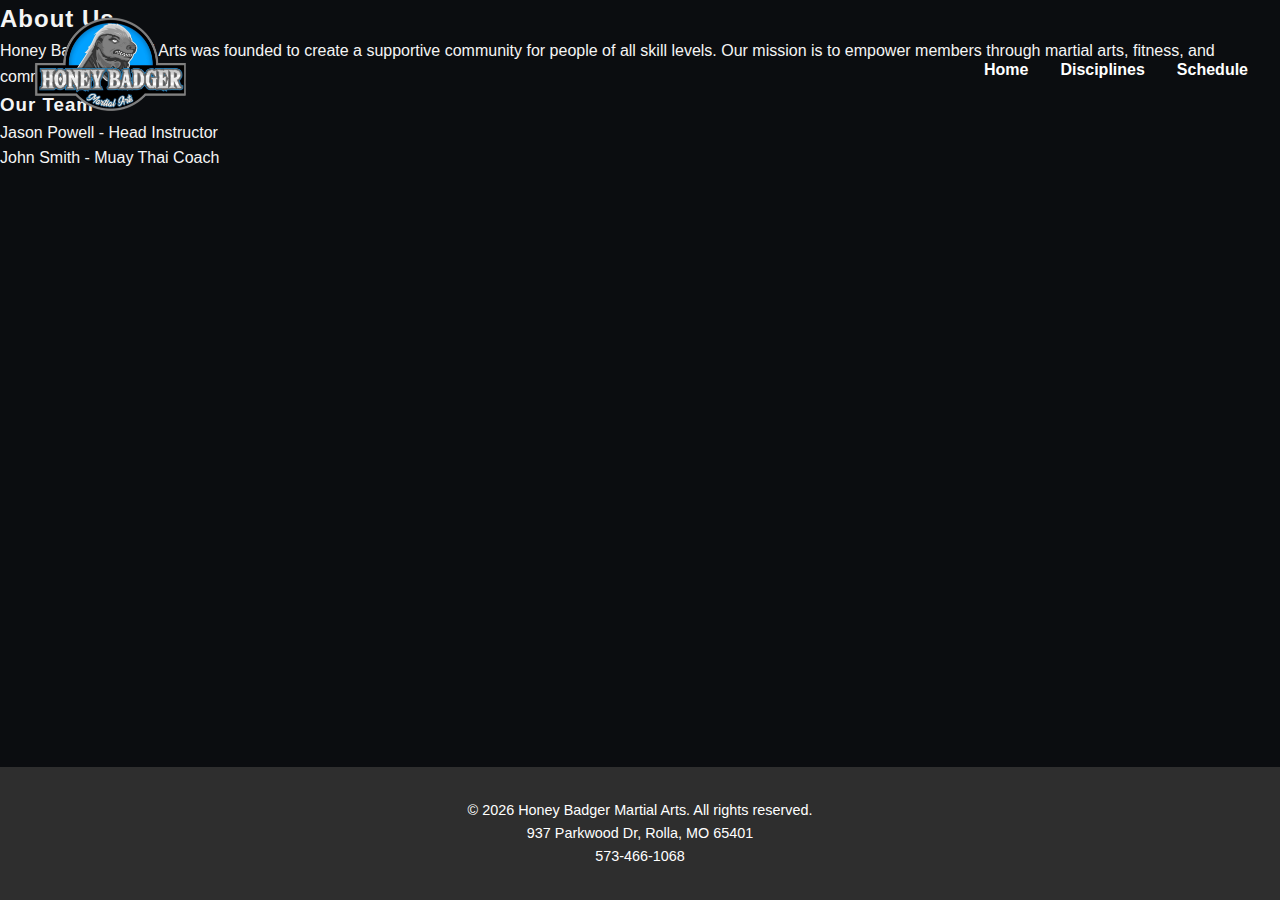
<file: about.html>
<!DOCTYPE html>
<html lang="en">
<head>
  <meta charset="UTF-8">
  <meta name="viewport" content="width=device-width, initial-scale=1.0">
  <title>Honey Badger Martial Arts</title>
  <link rel="stylesheet" href="css/styles.css">
</head>
<body>
  <!-- Header placeholder -->
  <div id="header-placeholder"></div>

  <main>
    <section>
      <h2>About Us</h2>
      <p>Honey Badger Martial Arts was founded to create a supportive community for people of all skill levels. Our mission is to empower members through martial arts, fitness, and community.</p>
      <h3>Our Team</h3>
      <ul>
        <li>Jason Powell - Head Instructor</li>
        <li>John Smith - Muay Thai Coach</li>
      </ul>
    </section>
  </main>

  <div id="footer-placeholder"></div>

  <script src="js/main.js"></script>

</body>
</html>
</file>
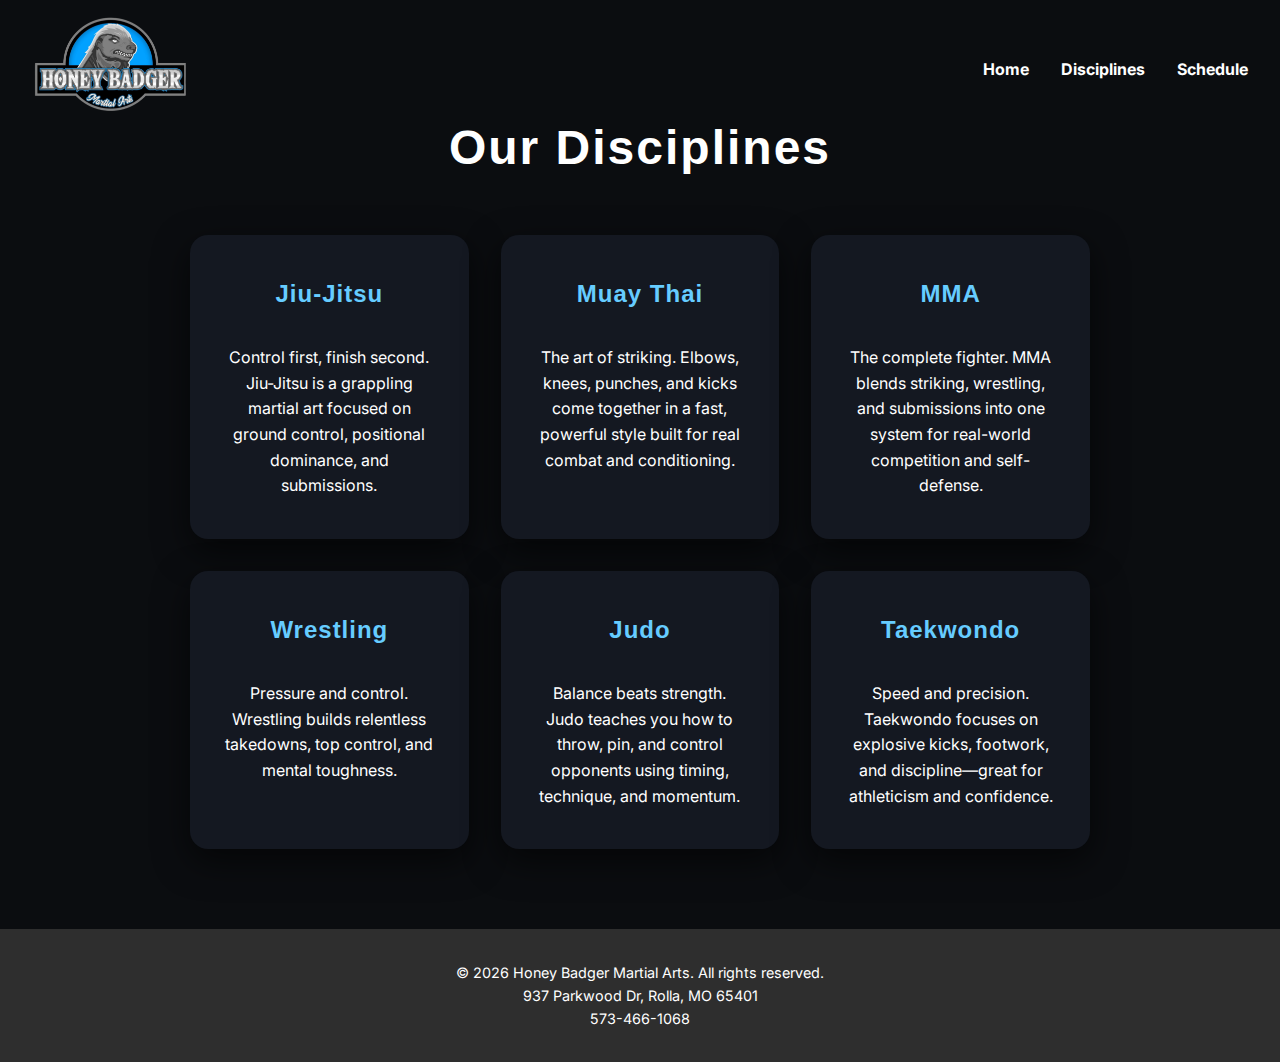
<file: disciplines.html>
<!DOCTYPE html>
<html lang="en">
<head>
  <meta charset="UTF-8">
  <meta name="viewport" content="width=device-width, initial-scale=1.0">
  <title>Honey Badger Martial Arts</title>
  <link rel="stylesheet" href="css/styles.css">
  <link href="https://fonts.googleapis.com/css2?family=Bebas+Neue&family=Inter:wght@300;400;500;600;700&display=swap" rel="stylesheet">
</head>
<body class="inner">
  <!-- Header placeholder -->
  <div id="header-placeholder"></div>

  <main class="disciplines">
  <h1>Our Disciplines</h1>

  <div class="discipline-grid">
    <div class="discipline-card">
      <h2>Jiu-Jitsu</h2>
      <p>Control first, finish second. Jiu-Jitsu is a grappling martial art focused on ground control, positional dominance, and submissions.</p>
      <!-- <img src="images/JiuJitsu.jpg" alt="Jiu Jitsu Photo" class="discipline-photo"/> -->
    </div>

    <div class="discipline-card">
      <h2>Muay Thai</h2>
      <p>The art of striking. Elbows, knees, punches, and kicks come together in a fast, powerful style built for real combat and conditioning.</p>
      <!-- <img src="images/MuayThai.jpg" alt="Muay Thai Photo" class="discipline-photo"/> -->
    </div>

    <div class="discipline-card">
      <h2>MMA</h2>
      <p>The complete fighter. MMA blends striking, wrestling, and submissions into one system for real-world competition and self-defense.</p>
    </div>

    <div class="discipline-card">
      <h2>Wrestling</h2>
      <p>Pressure and control. Wrestling builds relentless takedowns, top control, and mental toughness.</p>
    </div>

    <div class="discipline-card">
      <h2>Judo</h2>
      <p>Balance beats strength. Judo teaches you how to throw, pin, and control opponents using timing, technique, and momentum.</p>
    </div>

    <div class="discipline-card">
      <h2>Taekwondo</h2>
      <p>Speed and precision. Taekwondo focuses on explosive kicks, footwork, and discipline—great for athleticism and confidence.</p>
    </div>




  </div>
</main>


  <div id="footer-placeholder"></div>

  <script src="js/main.js"></script>

</body>
</html>
</file>
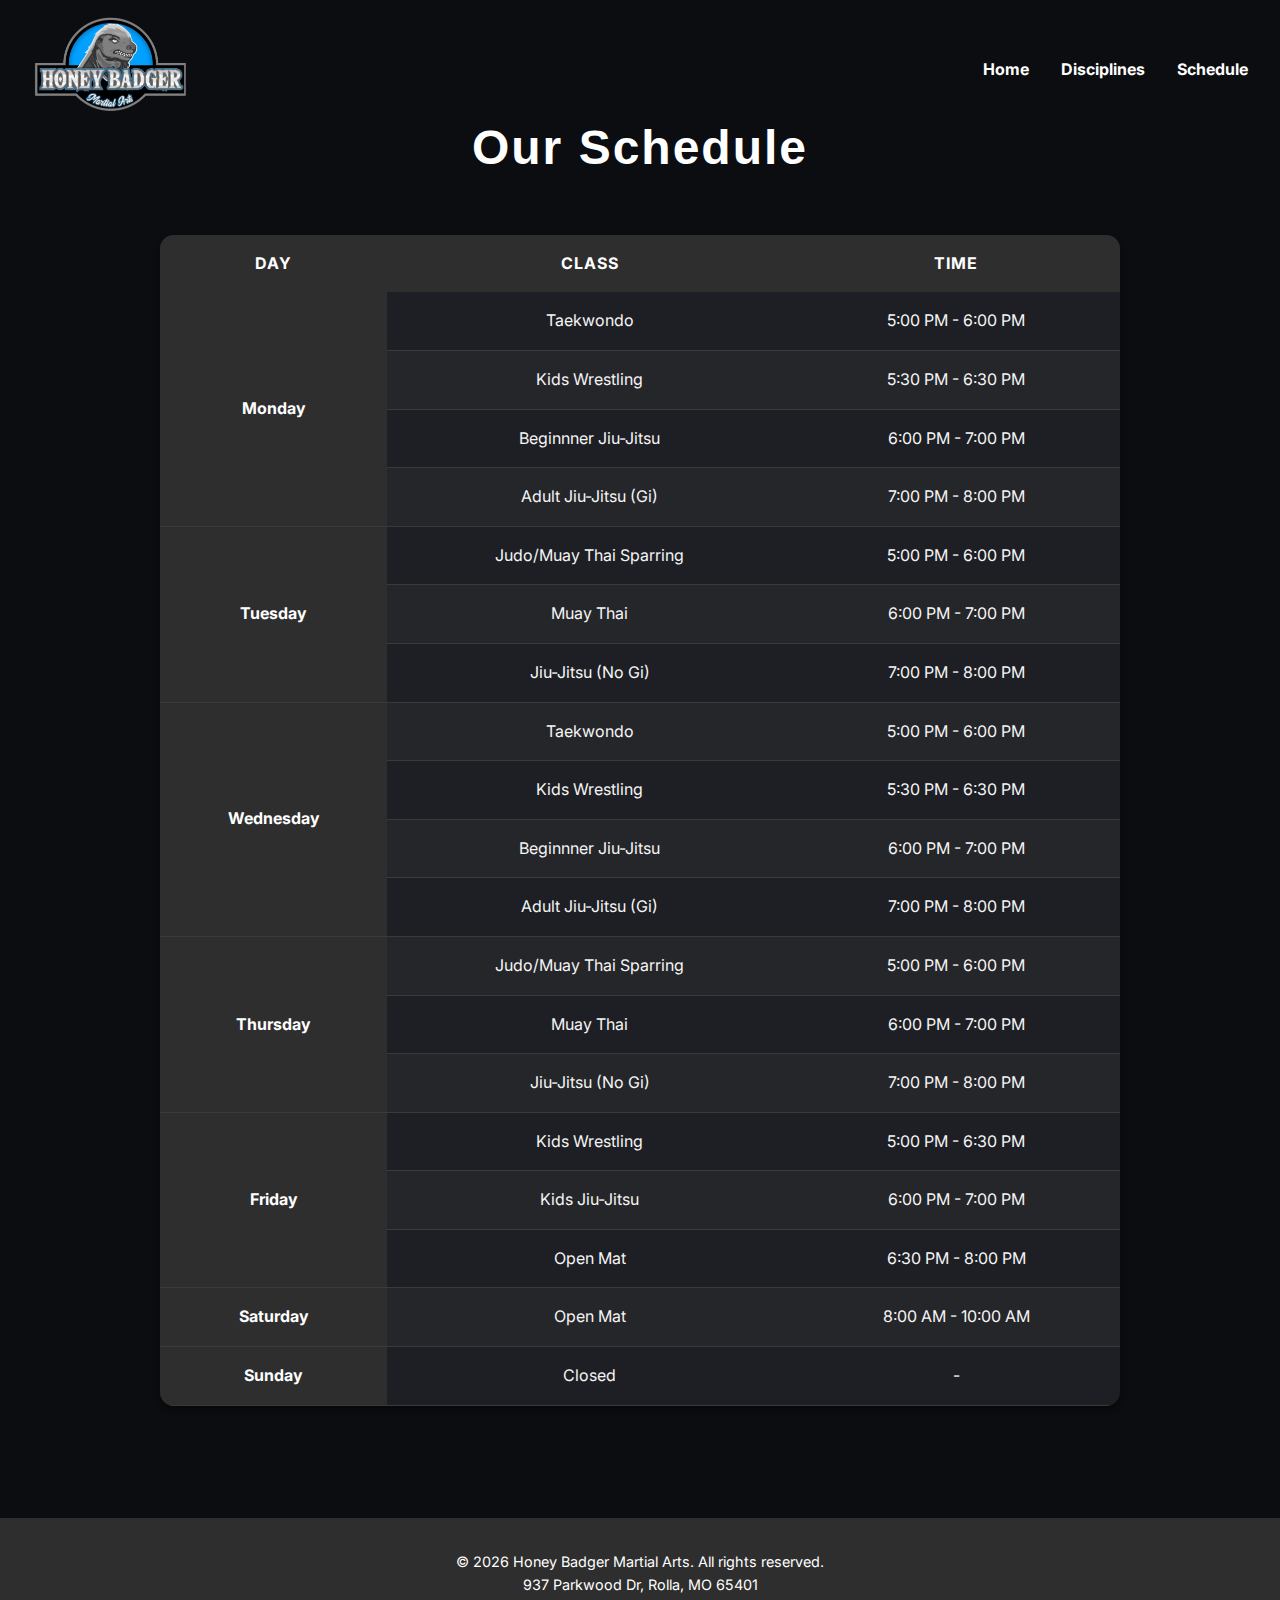
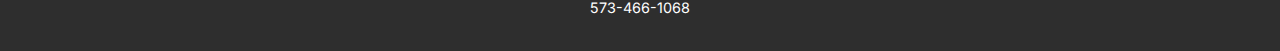
<file: schedule.html>
<!DOCTYPE html>
<html lang="en">
<head>
  <meta charset="UTF-8">
  <meta name="viewport" content="width=device-width, initial-scale=1.0">
  <title>Honey Badger Martial Arts</title>
  <link rel="stylesheet" href="css/styles.css">
  <link href="https://fonts.googleapis.com/css2?family=Bebas+Neue&family=Inter:wght@300;400;500;600;700&display=swap" rel="stylesheet">
</head>
<body class="inner">
  <!-- Header placeholder -->
  <div id="header-placeholder"></div>

  <main class="schedule">
    <h1>Our Schedule</h1>
<table>
  <thead>
    <tr>
      <th>Day</th>
      <th>Class</th>
      <th>Time</th>
    </tr>
  </thead>
  <tbody>
    <!-- Monday -->
    <tr>
      <td rowspan="4">Monday</td>
      <td>Taekwondo</td>
      <td>5:00 PM - 6:00 PM</td>
    </tr>
    <tr>
      <td>Kids Wrestling</td>
      <td>5:30 PM - 6:30 PM</td>
    </tr>
    <tr>
      <td>Beginnner Jiu-Jitsu</td>
      <td>6:00 PM - 7:00 PM</td>
    </tr>
    <tr>
      <td>Adult Jiu-Jitsu (Gi)</td>
      <td>7:00 PM - 8:00 PM</td>
    </tr>

    <!-- Tuesday -->
    <tr>
      <td rowspan="3">Tuesday</td>
      <td>Judo/Muay Thai Sparring</td>
      <td>5:00 PM - 6:00 PM</td>
    </tr>
    <tr>
      <td>Muay Thai</td>
      <td>6:00 PM - 7:00 PM</td>
    </tr>
    <tr>
      <td>Jiu-Jitsu (No Gi)</td>
      <td>7:00 PM - 8:00 PM</td>
    </tr>

    <!-- Wednesday -->
    <tr>
      <td rowspan="4">Wednesday</td>
      <td>Taekwondo</td>
      <td>5:00 PM - 6:00 PM</td>
    </tr>
    <tr>
      <td>Kids Wrestling</td>
      <td>5:30 PM - 6:30 PM</td>
    </tr>
    <tr>
      <td>Beginnner Jiu-Jitsu</td>
      <td>6:00 PM - 7:00 PM</td>
    </tr>
    <tr>
      <td>Adult Jiu-Jitsu (Gi)</td>
      <td>7:00 PM - 8:00 PM</td>
    </tr>

    <!-- Thursday -->
    <tr>
      <td rowspan="3">Thursday</td>
      <td>Judo/Muay Thai Sparring</td>
      <td>5:00 PM - 6:00 PM</td>
    </tr>
    <tr>
      <td>Muay Thai</td>
      <td>6:00 PM - 7:00 PM</td>
    </tr>
    <tr>
      <td>Jiu-Jitsu (No Gi)</td>
      <td>7:00 PM - 8:00 PM</td>
    </tr>

    <!-- Friday -->
    <tr>
      <td rowspan="3">Friday</td>
      <td>Kids Wrestling</td>
      <td>5:00 PM - 6:30 PM</td>
    </tr>
    <tr>
      <td>Kids Jiu-Jitsu</td>
      <td>6:00 PM - 7:00 PM</td>
    </tr>
    <tr>
      <td>Open Mat</td>
      <td>6:30 PM - 8:00 PM</td>
    </tr>

    <!-- Saturday -->
    <tr>
      <td rowspan="1">Saturday</td>
      <td>Open Mat</td>
      <td>8:00 AM - 10:00 AM</td>
    </tr>

    <!-- Sunday -->
    <tr>
      <td rowspan="1">Sunday</td>
      <td>Closed</td>
      <td>-</td>
    </tr>
  </tbody>
</table>
  </main>

  <div id="footer-placeholder"></div>

  <script src="js/main.js"></script>

</body>
</html>
</file>
<file: css/styles.css>
/* ---------------- Reset & Base Styles ---------------- */
* {
  margin: 0;
  padding: 0;
  box-sizing: border-box;
  transition: background-color 0.2s ease, color 0.2s ease, transform 0.2s ease;
}

html, body {
  height: 100%;
}

body {
  display: flex;
  flex-direction: column;
  font-family: 'Inter', sans-serif;
  line-height: 1.6;
  background-color: #0b0d10;
  color: #f5f5f5;
}

body.menu-open {
  overflow: hidden;
  height: 100vh;
}

main {
  flex: 1;
}

h1, h2, h3 {
  font-family: 'Oswald', sans-serif;
  letter-spacing: 1px;
}

/* ---------------- Header & Logo ---------------- */
header {
  position: absolute; /* sit on top of hero */
  top: 0;
  left: 0;
  width: 100%;
  display: flex;
  align-items: center;
  justify-content: space-between;
  padding: 1rem 2rem;
  background-color: transparent;
  color: #fff;
  z-index: 1000;
}

header .logo {
  height: 100px; /* bigger logo */
}

nav {
  display: flex;
  gap: 2rem; /* space between links */
}

nav a {
  color: #FFFFFF;
  text-decoration: none;
  font-weight: bold;
  font-size: 1rem;
  transition: color 0.3s ease;
}

nav a:hover {
  color: #66CCFF; /* bright blue accent */
}

/* Hamburger Menu */
.hamburger {
  display: none;
  font-size: 2rem;
  cursor: pointer;
  color: #fff;
}

.hamburger:hover {
  color: #66CCFF;
}

/* Default: inner pages get space for header */
.inner main {
  padding-top: 110px; /* match your header height */
}

/* Home page: let hero sit under header */
.home main {
  padding-top: 0;
}

/* ---------------- Hero Section ---------------- */
.hero {
  position: relative;
  min-height: 80vh;
  background: url('../images/TeamHuddle2.jpg') top center / cover no-repeat;
  display: flex;
  align-items: center;
  justify-content: center;
  text-align: center;
  color: #fff;
  margin-top: 0;
}

.hero::before {
  content: "";
  position: absolute;
  inset: 0;
  background: rgba(0,0,0,0.65);
  z-index: 1;
}

.hero-overlay {
  position: relative;
  z-index: 2; /* above overlay */
  max-width: 700px;
  padding: 2rem;
  display: flex;
  flex-direction: column;
  gap: 1.5rem;
}

.hero h2,
.hero p,
.hero .cta {
  position: relative;
  z-index: 3;
  color: #cbd5e1;
}

.hero h1 {
  font-size: clamp(2.5rem, 6vw, 4rem);
  letter-spacing: 3px;
  text-transform: uppercase;
}

.hero p {
  font-size: 1.2rem;
  margin: 1rem 0 2rem;
  color: #cbd5e1;
}

.hero .cta {
  background: transparent;
  border-radius: 999px;
  border: solid 5px #0099EE;
  padding: 1rem 2.5rem;
  font-size: 1rem;
  transition: all 0.3s ease;
  width: 50%;
  display: block;
  margin: auto;
}

.hero .cta:hover {
  background: #0099EE;
  transform: scale(1.08);
}

.about {
  background: #111;
  color: #fff;
  padding: 5rem 2rem;
}

.about-container {
  max-width: 1100px;
  margin: 0 auto;
  text-align: center;
}

.about-container p {
  font-size: 1.2rem;
}

.about h2 {
  font-family: 'Oswald', sans-serif;
  font-size: 2.2rem;
  margin-bottom: 1rem;
}

.about p {
  max-width: 700px;
  margin: 0 auto 3rem;
  color: #ccc;
  line-height: 1.6;
}

.about-grid {
  display: grid;
  grid-template-columns: repeat(auto-fit, minmax(220px, 1fr));
  gap: 2rem;
}

.about-card {
  background: #1c1c1c;
  padding: 0.5rem;
  border-radius: 12px;
  font-size: 1.1rem;
}

.about-card h4 {
  margin: 0.75rem;
  color: #0099FF; /* accent */
}

/* ---------------- Weekly Schedule Table ---------------- */
.schedule {
  padding: 5rem 2rem;
  text-align: center;
  background: #0b0d10;
  color: #fff;
}

.schedule h1 {
  font-size: 3rem;
  letter-spacing: 2px;
  margin-bottom: 3rem;
}

table {
  width: 100%;
  max-width: 75vw;
  margin: 2rem auto;
  border-collapse: separate;
  border-spacing: 0;
  background-color: #1e1f24;
  box-shadow: 0 4px 6px rgba(0,0,0,0.4);
  border-radius: 14px;
  overflow: hidden;
}

th {
  background-color: #2E2E2E;
  color: #fff;
  font-size: 1.1rem;
  text-transform: uppercase;
  letter-spacing: 1px;
  padding: 1rem 1rem;
  font-size: 1rem;
}

td {
  padding: 1rem;
  text-align: center;
  color: #f5f5f5;
  border-bottom: 1px solid #3a3a3a;
}

tbody tr:nth-child(even) {
  background-color: #25262a;
}

tbody tr:hover {
  background-color: #333;
}

td[rowspan] {
  background-color: #2E2E2E;
  font-weight: bold;
  color: #fff;
}

/* ---------------- Disciplines Page ---------------- */
.disciplines {
  padding: 5rem 2rem;
  text-align: center;
  background: #0b0d10;
  color: #fff;
}

.disciplines h1 {
  font-size: 3rem;
  letter-spacing: 2px;
  margin-bottom: 3rem;
}

.discipline-grid {
  display: grid;
  grid-template-columns: repeat(auto-fit, minmax(260px, 1fr));
  gap: 2rem;
  max-width: 900px;
  margin: 0 auto;
}

.discipline-card {
  background: #141821;
  padding: 2.5rem 2rem;
  border-radius: 18px;
  box-shadow: 0 12px 35px rgba(0,0,0,0.6);
  transition: transform 0.3s ease;
  display: flex;
  flex-direction: column;
  gap: 1rem;
}

.discipline-card:hover {
  transform: translateY(-10px) scale(1.08);
}

.discipline-card h2 {
  color: #66CCFF;
  letter-spacing: 1px;
  margin-bottom: 1rem;
}

.discipline-photo {
  width: 100%;
  height: 180px;
  object-fit: cover;
  border-radius: 12px;
  margin-top: 1.25rem;
  box-shadow: 0 6px 18px rgba(0,0,0,0.4);
  transition: transform 1s ease;
}

.discipline-photo:hover {
  transform: scale(1.1);
}

/* ---------------- Footer ---------------- */
footer {
  background-color: #2E2E2E;
  color: #fff;
  text-align: center;
  padding: 2rem 1rem;
  margin-top: 0;
  font-size: 0.9rem;
}

.footer-container {
  max-width: 1200px;
  margin: 0 auto;
}

.footer-nav {
  margin: 1rem 0;
}

.footer-nav a {
  color: #fff;
  text-decoration: none;
  margin: 0 12px;
  font-weight: bold;
  transition: color 0.3s ease;
}

.footer-nav a:hover,
.footer-nav a.active {
  color: #66CCFF;
}

.footer-socials {
  margin-top: 0.5rem;
}

.footer-socials a {
  display: inline-block;
  margin: 0 6px;
}

.footer-socials img {
  width: 28px;
  vertical-align: middle;
  transition: transform 0.3s ease;
}

.footer-socials img:hover {
  transform: scale(1.1);
}

/* ---------------- Responsive Styles ---------------- */
@media (max-width: 768px) {
  header {
    position: fixed;
    inset: 0 0 auto 0;
    height: 65px;
    background-color: transparent;
    padding: 0 1rem;
    flex-direction: row;
    justify-content: space-between;
    align-items: center;
    z-index: 1000;
  }

  header .logo {
    height: 45px;
    max-height: 100%;
    width: auto;
    margin-top: 20px;
  }

  nav {
    display: none;
    flex-direction: column;
    align-items: center;
    gap: 1.5rem;
  }

  header.menu-open nav {
    display: flex;
  }

  nav a {
    font-size: 1.4rem;
  }

  .hamburger {
    display: block;
    font-size: 2rem;
  }

  header.menu-open {
    position: fixed;
    inset: 0;
    height: 100vh;
    width: 100vw;
    background-color: #0b0d10;
    display: flex;
    flex-direction: column;
    justify-content: center;
    gap: 2rem;
    padding: 2rem;
    z-index: 9999;
  }

  .hero h2 {
    font-size: 2rem;
  }

  .hero p {
    font-size: 1rem;
  }

  .hero-overlay {
    gap: 1rem;
  }

  table {
    font-size: 0.9rem;
    max-width: 100vw;
  }

  .footer-nav {
    display: flex;
    flex-direction: column;
    gap: 0.5rem;
  }

  .footer-nav a {
    margin: 0;
  }

  .footer-socials {
    margin-top: 1rem;
  }

  .about-grid {
    grid-template-columns: 1fr;
  }

  .about-card {
    padding: 1.5rem 1.25rem;
    font-size: 1.15rem;
  }

  .about-card h4 {
    font-size: 1.4rem;
  }

  .about-card p {
    font-size: 1.05rem;
    line-height: 1.6;
  }
}
</file>
